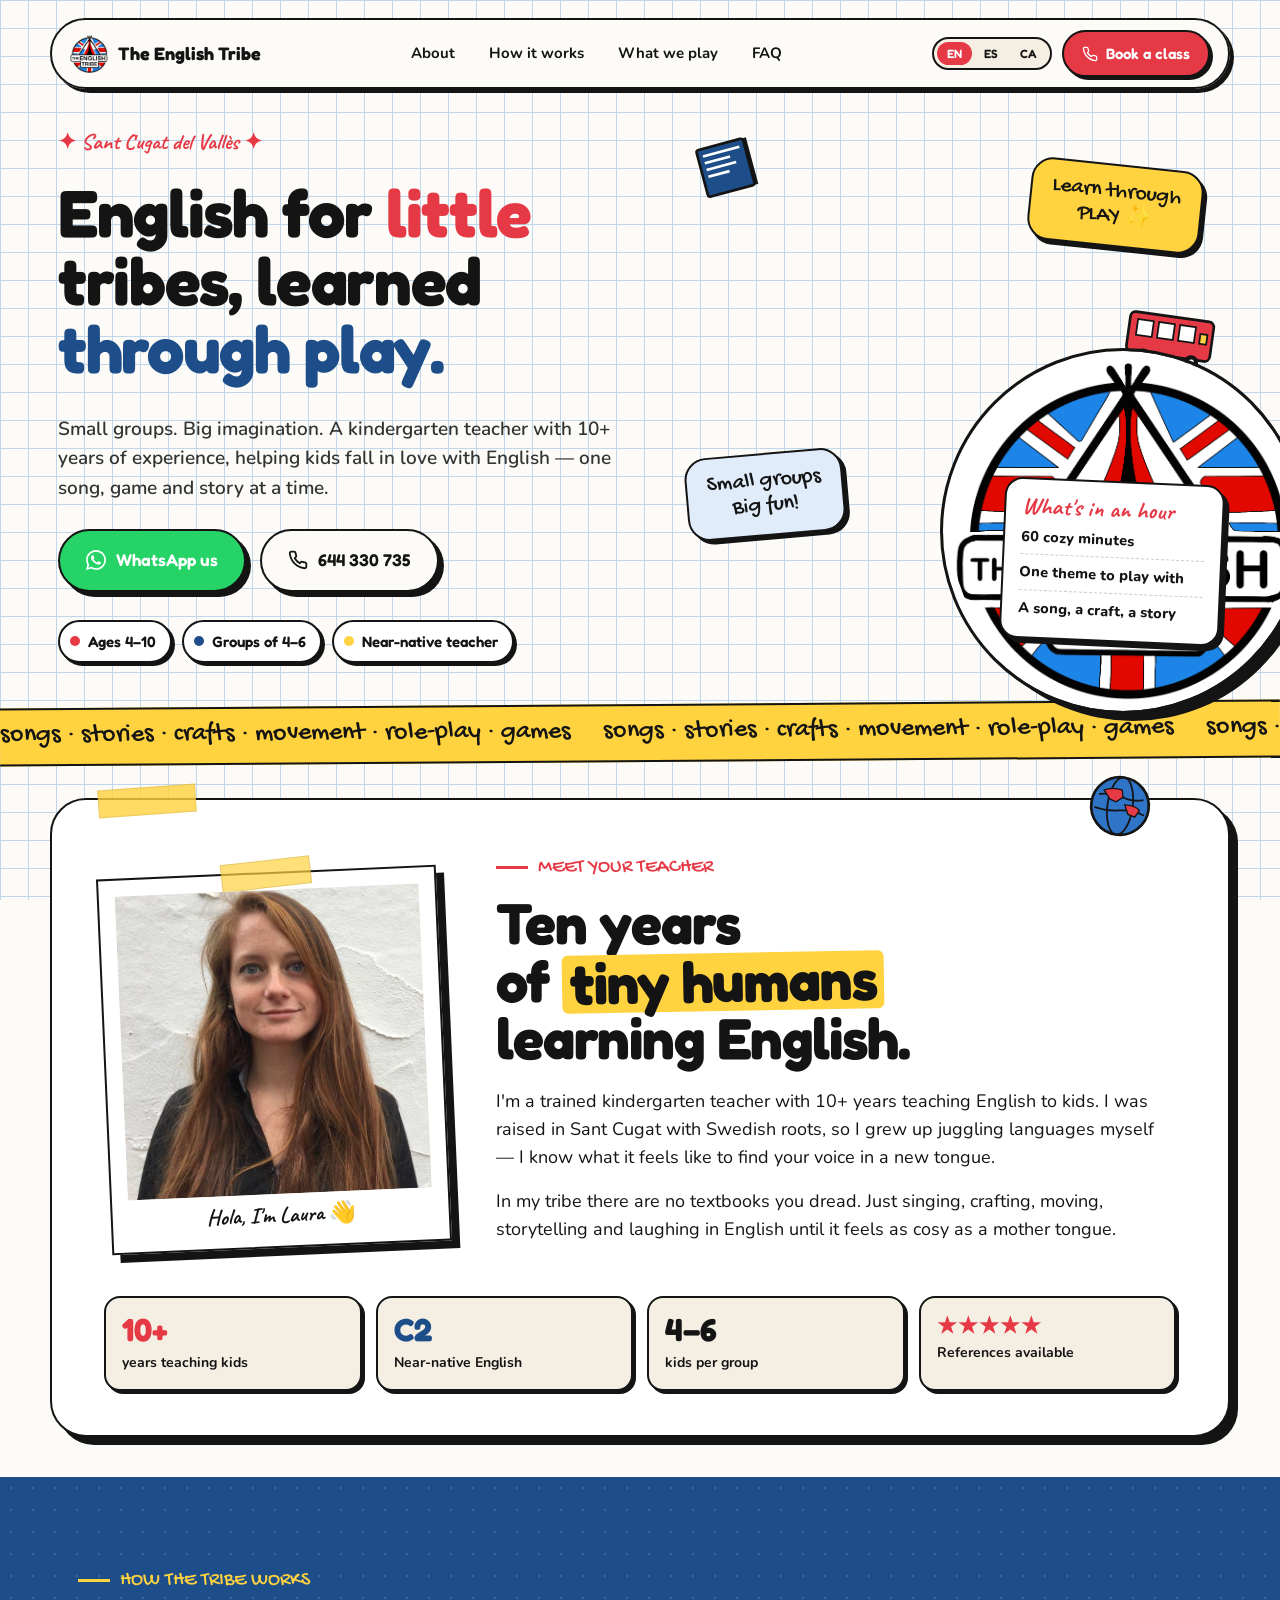
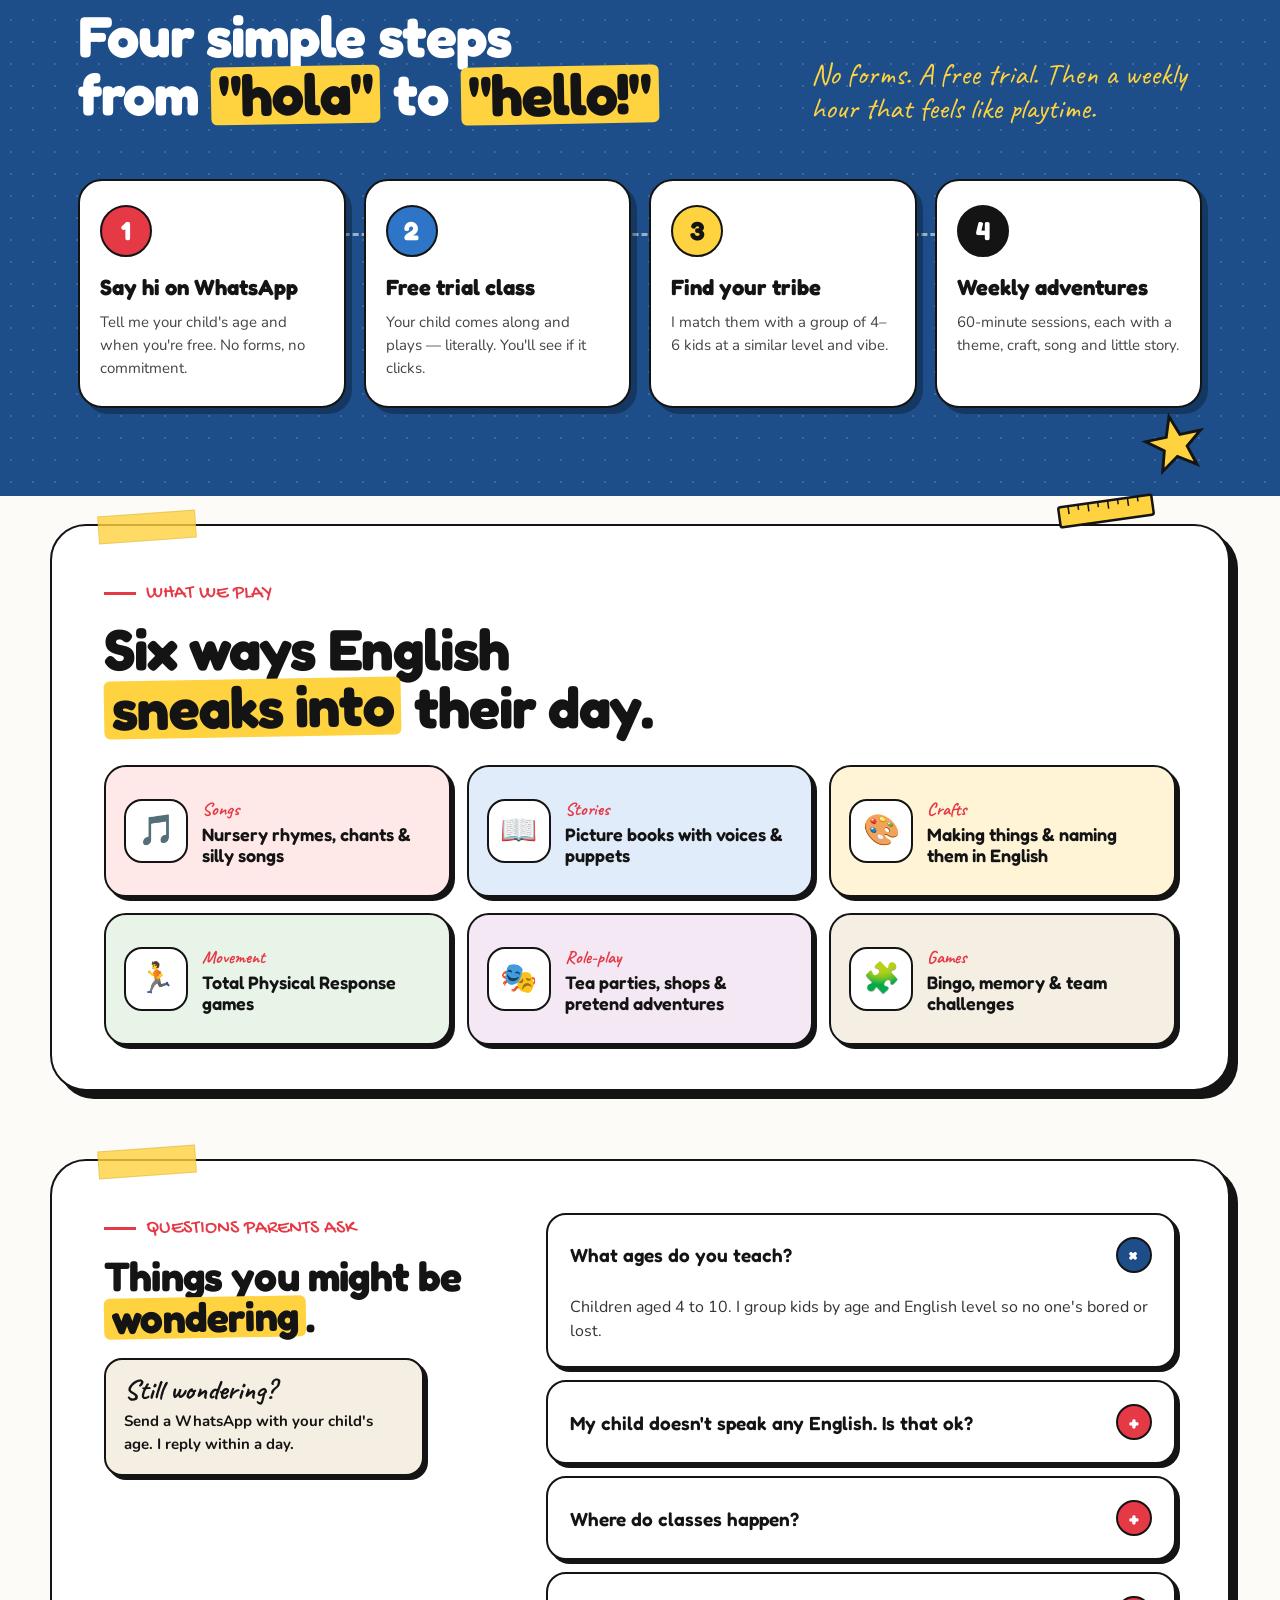
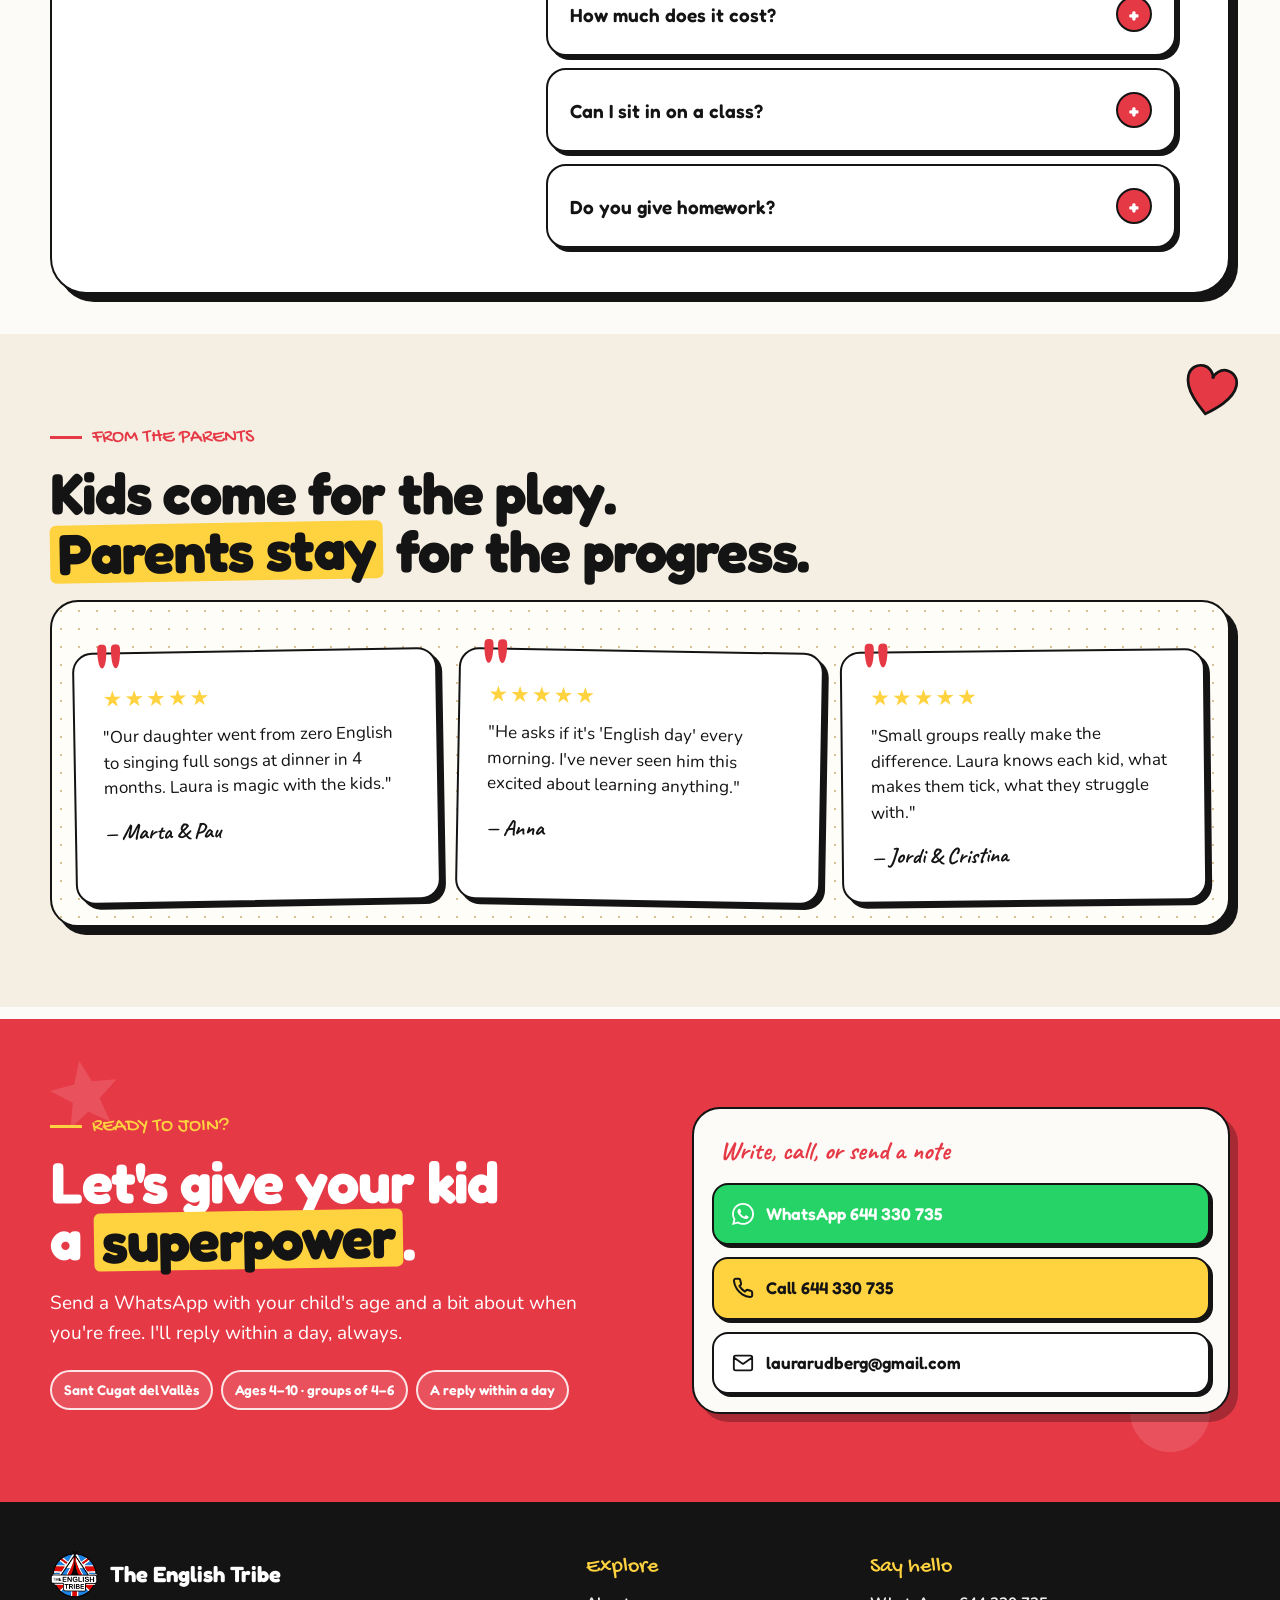
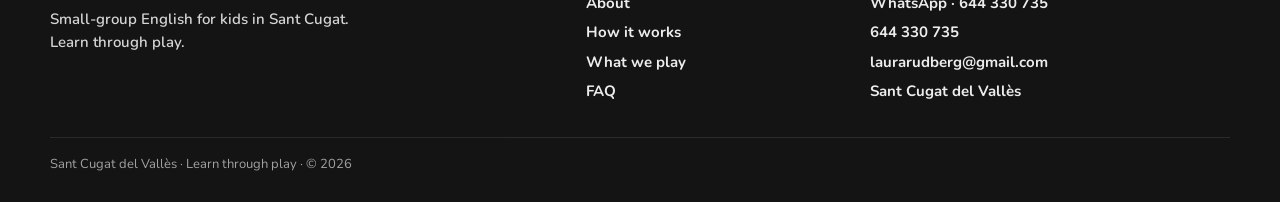
<file: index.html>
<!DOCTYPE html>
<html lang="en">
<head>
<meta charset="UTF-8" />
<meta name="viewport" content="width=device-width, initial-scale=1.0" />
<title>The English Tribe — Learn through Play</title>
<link rel="preconnect" href="https://fonts.googleapis.com">
<link rel="preconnect" href="https://fonts.gstatic.com" crossorigin>
<link href="https://fonts.googleapis.com/css2?family=Fredoka:wght@400;500;600;700&family=Gochi+Hand&family=Nunito:wght@400;600;700;800&family=Caveat:wght@400;700&display=swap" rel="stylesheet">

<script>
const TWEAKS = /*EDITMODE-BEGIN*/{
  "accent": "red",
  "showDoodles": true,
  "graphPaper": true,
  "heroVariant": "tent",
  "language": "en"
}/*EDITMODE-END*/;
</script>

<style>
:root {
  --red: #E63946;
  --red-deep: #C92A3A;
  --blue: #1D4E89;
  --blue-bright: #2E75C7;
  --ink: #141414;
  --paper: #FDFBF7;
  --paper-warm: #F5EFE3;
  --graph: #BFD7ED;
  --yellow: #FFD23F;
}

* { box-sizing: border-box; margin: 0; padding: 0; }

html, body {
  background: var(--paper);
  color: var(--ink);
  font-family: 'Nunito', system-ui, sans-serif;
  font-size: 17px;
  line-height: 1.55;
  overflow-x: hidden;
  scroll-behavior: smooth;
}

body.graph {
  background-image:
    linear-gradient(var(--graph) 1px, transparent 1px),
    linear-gradient(90deg, var(--graph) 1px, transparent 1px);
  background-size: 28px 28px;
  background-color: var(--paper);
  background-attachment: fixed;
}

/* Typographic system */
.fh { font-family: 'Fredoka', sans-serif; font-weight: 700; letter-spacing: -0.01em; }
.marker { font-family: 'Gochi Hand', cursive; }
.script { font-family: 'Caveat', cursive; font-weight: 700; }

/* Navigation */
.nav {
  position: fixed;
  top: 18px;
  left: max(18px, calc((100vw - 1180px) / 2));
  right: max(18px, calc((100vw - 1180px) / 2));
  z-index: 100;
  display: flex;
  align-items: center;
  justify-content: space-between;
  padding: 10px 18px;
  background: rgba(253, 251, 247, 0.92);
  backdrop-filter: blur(10px);
  border: 2px solid var(--ink);
  border-radius: 999px;
  box-shadow: 4px 4px 0 var(--ink);
}
.nav-brand {
  display: flex; align-items: center; gap: 10px;
  font-family: 'Fredoka', sans-serif;
  font-weight: 700;
  font-size: 18px;
}
.nav-brand img { width: 38px; height: 38px; }
.nav-links { display: flex; gap: 6px; align-items: center; }
.nav-links a {
  color: var(--ink);
  text-decoration: none;
  padding: 8px 14px;
  border-radius: 999px;
  font-weight: 700;
  font-size: 15px;
  transition: all .15s;
}
.nav-links a:hover { background: var(--ink); color: var(--paper); }
.lang-switch {
  display: flex; gap: 2px;
  padding: 3px;
  background: var(--paper-warm);
  border: 2px solid var(--ink);
  border-radius: 999px;
}
.lang-switch button {
  background: transparent; border: none;
  padding: 4px 10px;
  border-radius: 999px;
  font-family: 'Fredoka', sans-serif; font-weight: 600;
  font-size: 12px;
  cursor: pointer;
  text-transform: uppercase;
  color: var(--ink);
}
.lang-switch button.active {
  background: var(--red); color: white;
}
.nav-cta {
  display: inline-flex; align-items: center; gap: 8px;
  padding: 10px 18px;
  background: var(--red);
  color: white;
  text-decoration: none;
  border-radius: 999px;
  font-family: 'Fredoka', sans-serif; font-weight: 600;
  font-size: 15px;
  border: 2px solid var(--ink);
  box-shadow: 3px 3px 0 var(--ink);
  transition: transform .1s;
}
.nav-cta:hover { transform: translate(-1px, -1px); box-shadow: 4px 4px 0 var(--ink); }
.nav-cta:active { transform: translate(2px, 2px); box-shadow: 1px 1px 0 var(--ink); }

/* Hero */
.hero {
  position: relative;
  padding: 124px 28px 36px;
  display: grid;
  grid-template-columns: 1.05fr 0.95fr;
  gap: 36px;
  align-items: center;
  max-width: 1220px;
  margin: 0 auto;
}
.hero::before {
  content: '';
  position: absolute;
  top: 110px;
  right: 0;
  width: 52%;
  bottom: 20px;
  background: radial-gradient(420px 320px at 60% 45%, rgba(255, 210, 63, 0.42), transparent 72%);
  z-index: -1;
  pointer-events: none;
}
section[id] { scroll-margin-top: 96px; }
.hero-text { min-width: 0; }

.hero-text h1 {
  font-family: 'Fredoka', sans-serif;
  font-weight: 700;
  font-size: clamp(40px, 5.2vw, 88px);
  line-height: 1.02;
  letter-spacing: -0.02em;
  margin-bottom: 32px;
}
.hero-text h1 .red { color: var(--red); position: relative; display: inline-block; }
.hero-text h1 .blue { color: var(--blue); }
.hero-text h1 .underline {
  position: relative;
  display: inline-block;
}
.hero-text h1 .underline::after {
  content: '';
  position: absolute;
  left: -4%; right: -4%;
  bottom: 4px;
  height: 12px;
  background: var(--yellow);
  z-index: -1;
  border-radius: 6px;
  transform: rotate(-1deg);
}

.hero-sub {
  font-size: 19px;
  max-width: 36rem;
  margin-bottom: 26px;
  color: #333;
  font-weight: 600;
}

.hero-ctas { display: flex; gap: 14px; flex-wrap: wrap; align-items: center; }
.btn {
  display: inline-flex; align-items: center; gap: 10px;
  padding: 16px 26px;
  border-radius: 999px;
  font-family: 'Fredoka', sans-serif; font-weight: 600;
  font-size: 17px;
  text-decoration: none;
  border: 2.5px solid var(--ink);
  box-shadow: 5px 5px 0 var(--ink);
  cursor: pointer;
  transition: transform .1s, box-shadow .1s;
}
.btn:hover { transform: translate(-1px, -1px); box-shadow: 6px 6px 0 var(--ink); }
.btn:active { transform: translate(3px, 3px); box-shadow: 2px 2px 0 var(--ink); }
.btn-primary { background: var(--red); color: white; }
.btn-secondary { background: var(--paper); color: var(--ink); }
.btn-wa { background: #25D366; color: white; }

.hero-quick-facts {
  display: flex; gap: 10px; margin-top: 28px; flex-wrap: wrap;
}
.fact {
  display: inline-flex; align-items: center; gap: 8px;
  background: white;
  border: 2px solid var(--ink);
  border-radius: 999px;
  padding: 8px 14px 8px 10px;
  box-shadow: 3px 3px 0 var(--ink);
  font-family: 'Fredoka', sans-serif;
  font-weight: 600;
  font-size: 15px;
}
.fact .dot {
  width: 10px; height: 10px; border-radius: 999px;
  background: var(--red);
  flex-shrink: 0;
}
.fact:nth-child(2) .dot { background: var(--blue); }
.fact:nth-child(3) .dot { background: var(--yellow); }

/* Hero logo side - the scrapbook */
.hero-visual {
  position: relative;
  height: 540px;
}
.logo-badge {
  position: absolute;
  top: 42%;
  left: 48%;
  width: min(360px, 68%);
  aspect-ratio: 1;
  border-radius: 50%;
  overflow: hidden;
  background: #fff;
  border: 8px solid white;
  outline: 3px solid var(--ink);
  box-shadow: 10px 10px 0 var(--ink);
  z-index: 5;
  animation: badge-float 5.5s ease-in-out infinite;
}
.logo-badge img { width: 100%; height: 100%; object-fit: cover; display: block; }
.class-card {
  position: absolute;
  right: 0;
  bottom: 22px;
  width: 220px;
  background: white;
  border: 2.5px solid var(--ink);
  border-radius: 18px;
  padding: 14px 16px 12px;
  box-shadow: 5px 5px 0 var(--ink);
  transform: rotate(2.5deg);
  z-index: 8;
}
.class-card .script {
  display: block;
  font-size: 24px;
  color: var(--red);
  line-height: 1;
  margin-bottom: 8px;
}
.class-card ul { list-style: none; }
.class-card li {
  font-weight: 800;
  font-size: 14.5px;
  padding: 6px 0;
  border-top: 1.5px dashed rgba(20, 20, 20, 0.22);
}
.class-card li:first-child { border-top: 0; padding-top: 0; }

.bubble {
  position: absolute;
  background: white;
  border: 2.5px solid var(--ink);
  border-radius: 22px;
  padding: 14px 20px;
  font-family: 'Gochi Hand', cursive;
  font-size: 22px;
  box-shadow: 4px 4px 0 var(--ink);
  text-align: center;
  line-height: 1.15;
  z-index: 10;
}
.bubble.tr {
  top: 40px; right: 20px;
  transform: rotate(6deg);
  background: var(--yellow);
}

.bubble.bl {
  bottom: 128px; left: 0;
  transform: rotate(-5deg);
  background: #E0ECFA;
}

/* Stickers anywhere */
.sticker {
  position: absolute;
  transition: transform .3s;
  z-index: 4;
  pointer-events: auto;
}
.sticker:hover { transform: scale(1.08) rotate(6deg) !important; }

/* Hero stickers sit on the collage, not in empty margin */
.hero-visual .sticker.book { top: 6px; left: 6px; transform: rotate(-15deg); }
.hero-visual .sticker.bus { top: 34%; right: 0; transform: rotate(8deg); z-index: 4; }

/* Paper tape between hero and the first sheet */
.ribbon {
  background: var(--yellow);
  border-top: 2.5px solid var(--ink);
  border-bottom: 2.5px solid var(--ink);
  overflow: hidden;
  transform: rotate(-0.4deg);
  margin: 4px 0 8px;
  position: relative;
  z-index: 3;
}
.ribbon-track {
  display: flex;
  width: max-content;
  animation: marquee 32s linear infinite;
  font-family: 'Gochi Hand', cursive;
  font-size: 26px;
  padding: 6px 0 8px;
}
.ribbon-track span { padding-right: 32px; white-space: nowrap; }
@keyframes marquee {
  from { transform: translateX(0); }
  to { transform: translateX(-50%); }
}

/* Section stickers - distributed across sections */
.section-sticker {
  position: absolute;
  pointer-events: auto;
  transition: transform .3s;
  z-index: 3;
}
.section-sticker:hover { transform: scale(1.08) rotate(6deg) !important; }
/* Stickers rest on the top edge of a sheet, like a notebook decoration */
.sheet-wrap .section-sticker,
.how-wrap .section-sticker,
.parents .section-sticker {
  top: -30px;
  right: 72px;
  bottom: auto;
  left: auto;
}
.about-wrap .section-sticker.globe { transform: rotate(8deg); }
.how-wrap .section-sticker.star { top: auto; bottom: 16px; right: 20px; transform: rotate(-12deg); }
#play .section-sticker.ruler { transform: rotate(-8deg); }
.parents .section-sticker.heart { top: 28px; right: 40px; transform: rotate(12deg); }

/* Sections */
section {
  position: relative;
  padding: 0;
  max-width: none;
  margin: 0;
}
.sheet-wrap {
  padding: 28px 24px 40px;
}
.sheet {
  position: relative;
  max-width: 1180px;
  margin: 0 auto;
  background: white;
  border: 2.5px solid var(--ink);
  border-radius: 36px;
  box-shadow: 8px 8px 0 var(--ink);
  padding: 52px 52px 44px;
}
.sheet::before {
  content: '';
  position: absolute;
  top: -13px;
  left: 46px;
  width: 96px;
  height: 26px;
  background: rgba(255, 210, 63, 0.8);
  border: 1px solid rgba(0,0,0,0.08);
  transform: rotate(-4deg);
}

.section-label {
  font-family: 'Gochi Hand', cursive;
  font-size: 20px;
  color: var(--red);
  text-transform: uppercase;
  margin-bottom: 12px;
  display: flex; align-items: center; gap: 10px;
}
.section-label::before {
  content: ''; display: inline-block;
  width: 32px; height: 3px; background: var(--red);
}
h2 {
  font-family: 'Fredoka', sans-serif;
  font-weight: 700;
  font-size: clamp(36px, 4.5vw, 64px);
  line-height: 1;
  letter-spacing: -0.02em;
  margin-bottom: 20px;
  max-width: 780px;
}
h2 .highlight {
  background: var(--yellow);
  padding: 0 8px;
  border-radius: 6px;
  display: inline-block;
  transform: rotate(-1deg);
}

/* About section */
.about {
  display: grid;
  grid-template-columns: minmax(260px, 340px) 1fr;
  gap: 28px 52px;
  align-items: center;
}
.polaroid {
  position: relative;
  background: white;
  padding: 16px 16px 52px;
  border: 2.5px solid var(--ink);
  box-shadow: 8px 8px 0 var(--ink);
  transform: rotate(-2.5deg);
  width: 100%;
  max-width: 340px;
  margin: 8px auto 0;
}
.polaroid-img {
  aspect-ratio: 1;
  background: var(--paper-warm);
  display: flex;
  align-items: center;
  justify-content: center;
  position: relative;
  overflow: hidden;
}
.polaroid-img img {
  width: 100%; height: 100%;
  object-fit: cover;
  object-position: center 20%;
}
.polaroid-caption {
  position: absolute;
  bottom: 14px;
  left: 0; right: 0;
  text-align: center;
  font-family: 'Caveat', cursive;
  font-size: 22px;
  font-weight: 700;
}
.polaroid-tape {
  position: absolute;
  top: -14px; left: 50%;
  transform: translateX(-50%) rotate(-4deg);
  width: 90px; height: 28px;
  background: rgba(255, 210, 63, 0.7);
  border: 1px solid rgba(0,0,0,0.1);
}

.about-text p {
  font-size: 18px;
  margin-bottom: 16px;
  max-width: 62ch;
}
.credential-grid {
  grid-column: 1 / -1;
  display: grid;
  grid-template-columns: repeat(4, 1fr);
  gap: 14px;
  margin-top: 8px;
  max-width: none;
}
.cred {
  background: var(--paper-warm);
  border: 2px solid var(--ink);
  border-radius: 16px;
  padding: 16px;
  box-shadow: 3px 3px 0 var(--ink);
}
.cred .big {
  font-family: 'Fredoka', sans-serif;
  font-weight: 700;
  font-size: 32px;
  color: var(--red);
  line-height: 1;
}
.cred:nth-child(2) .big { color: var(--blue); }
.cred:nth-child(3) .big { color: var(--ink); }
.cred:nth-child(4) .big { color: var(--red); font-size: 22px; letter-spacing: 1px; }
.cred .label {
  font-weight: 700;
  font-size: 14px;
  margin-top: 6px;
}

/* How it works */
.how-bg {
  background-color: var(--blue);
  background-image: radial-gradient(rgba(255,255,255,0.14) 1.4px, transparent 1.4px);
  background-size: 22px 22px;
  color: white;
}
.how-bg .section-label { color: var(--yellow); }
.how-bg .section-label::before { background: var(--yellow); }
.how-wrap { max-width: 1180px; margin: 0 auto; padding: 88px 28px; position: relative; }
.how-head {
  display: grid;
  grid-template-columns: 1.35fr 0.75fr;
  gap: 28px;
  align-items: end;
}
.how-aside {
  font-family: 'Caveat', cursive;
  font-size: 30px;
  line-height: 1.12;
  color: var(--yellow);
  margin: 0 0 18px;
}

.steps {
  display: grid;
  grid-template-columns: repeat(4, 1fr);
  gap: 18px;
  margin-top: 36px;
  position: relative;
}
.steps::before {
  content: '';
  position: absolute;
  top: 54px;
  left: 6%;
  right: 6%;
  border-top: 3px dashed rgba(255,255,255,0.55);
  z-index: 0;
}
.step {
  background: white;
  color: var(--ink);
  border: 2.5px solid var(--ink);
  border-radius: 24px;
  padding: 24px 20px 26px;
  box-shadow: 6px 6px 0 rgba(0,0,0,0.28);
  position: relative;
  z-index: 1;
  transition: transform .2s;
  min-height: 100%;
}
.step:hover { transform: translateY(-4px); }
.step-num {
  width: 52px; height: 52px; border-radius: 999px;
  background: var(--red);
  color: white;
  display: flex; align-items: center; justify-content: center;
  font-family: 'Fredoka', sans-serif;
  font-weight: 700; font-size: 26px;
  border: 2.5px solid var(--ink);
  margin-bottom: 18px;
}
.step:nth-child(2) .step-num { background: var(--blue-bright); }
.step:nth-child(3) .step-num { background: var(--yellow); color: var(--ink); }
.step:nth-child(4) .step-num { background: var(--ink); }
.step h3 {
  font-family: 'Fredoka', sans-serif;
  font-weight: 700;
  font-size: 22px;
  margin-bottom: 10px;
  line-height: 1.15;
}
.step p { font-size: 15px; color: #444; }

/* Play activities */
.activities {
  display: grid;
  grid-template-columns: repeat(3, 1fr);
  gap: 16px;
  margin-top: 28px;
}
.activity {
  min-height: 132px;
  border: 2.5px solid var(--ink);
  border-radius: 22px;
  padding: 18px 18px;
  display: flex;
  flex-direction: row;
  align-items: center;
  gap: 14px;
  justify-content: flex-start;
  background: white;
  box-shadow: 4px 4px 0 var(--ink);
  transition: transform .2s;
  overflow: hidden;
  position: relative;
}
.activity:hover { transform: rotate(-2deg) scale(1.05); }
.activity:nth-child(6n+1) { background: #FFE8E8; }
.activity:nth-child(6n+2) { background: #E0ECFA; }
.activity:nth-child(6n+3) { background: #FFF4D6; }
.activity:nth-child(6n+4) { background: #E8F4E8; }
.activity:nth-child(6n+5) { background: #F4E8F4; }
.activity:nth-child(6n+6) { background: var(--paper-warm); }

.activity .icon {
  width: 64px;
  height: 64px;
  flex-shrink: 0;
  border-radius: 18px;
  background: white;
  border: 2px solid var(--ink);
  display: grid;
  place-items: center;
  font-size: 30px;
  line-height: 1;
}
.activity h4 {
  font-family: 'Fredoka', sans-serif;
  font-weight: 600;
  font-size: 18px;
  line-height: 1.15;
}
.activity .cat {
  font-family: 'Caveat', cursive;
  font-size: 18px;
  font-weight: 700;
  color: var(--red);
}

/* Testimonial-ish parent words */
.parents {
  background: var(--paper-warm);
  padding: 88px 28px 80px;
  position: relative;
}
.parents-inner { max-width: 1180px; margin: 0 auto; }
.quote-board {
  margin-top: 12px;
  background-color: #fffdf8;
  background-image: radial-gradient(rgba(186, 142, 74, 0.55) 1.5px, transparent 1.5px);
  background-size: 18px 18px;
  border: 2.5px solid var(--ink);
  border-radius: 28px;
  box-shadow: 8px 8px 0 var(--ink);
  padding: 48px 22px 22px;
}
.quotes { display: grid; grid-template-columns: repeat(3, 1fr); gap: 18px; }
.quote {
  background: white;
  border: 2.5px solid var(--ink);
  border-radius: 20px;
  padding: 28px;
  box-shadow: 5px 5px 0 var(--ink);
  position: relative;
}
.quote:nth-child(1) { transform: rotate(-1deg); }
.quote:nth-child(2) { transform: rotate(1deg); }
.quote:nth-child(3) { transform: rotate(-0.6deg); }
.quote p { font-size: 17px; margin-bottom: 14px; line-height: 1.5; }
.quote .who { font-family: 'Caveat', cursive; font-size: 22px; font-weight: 700; }
.quote .stars { color: var(--yellow); font-size: 22px; margin-bottom: 8px; letter-spacing: 2px; }
.quote::before {
  content: '"';
  position: absolute;
  top: -28px; left: 18px;
  font-family: 'Fredoka', sans-serif;
  font-size: 100px;
  color: var(--red);
  line-height: 1;
}

/* FAQ */
.faq-layout {
  display: grid;
  grid-template-columns: minmax(240px, 0.78fr) 1.22fr;
  gap: 40px;
  align-items: start;
}
.faq-note {
  margin-top: 18px;
  background: var(--paper-warm);
  border: 2.5px solid var(--ink);
  border-radius: 18px;
  padding: 16px 18px 18px;
  box-shadow: 4px 4px 0 var(--ink);
  max-width: 320px;
}
.faq-note strong {
  font-family: 'Caveat', cursive;
  font-weight: 700;
  font-size: 28px;
  display: block;
  line-height: 1;
  margin-bottom: 6px;
}
.faq-note p { font-size: 15px; font-weight: 700; }
.faq-note a { color: var(--red-deep); font-weight: 800; }
.faq-intro h2 { font-size: clamp(34px, 3.2vw, 52px); }
.faq-grid {
  display: grid;
  grid-template-columns: 1fr;
  gap: 12px;
  margin-top: 0;
}
.faq-item {
  background: white;
  border: 2.5px solid var(--ink);
  border-radius: 20px;
  overflow: hidden;
  box-shadow: 4px 4px 0 var(--ink);
}
.faq-q {
  width: 100%;
  padding: 22px;
  background: transparent;
  border: none;
  font-family: 'Fredoka', sans-serif;
  font-weight: 600;
  font-size: 19px;
  text-align: left;
  cursor: pointer;
  display: flex;
  align-items: center;
  justify-content: space-between;
  gap: 20px;
  color: var(--ink);
}
.faq-toggle {
  width: 36px; height: 36px;
  border-radius: 999px;
  background: var(--red);
  color: white;
  display: flex; align-items: center; justify-content: center;
  border: 2px solid var(--ink);
  font-size: 20px;
  flex-shrink: 0;
  font-weight: 700;
  transition: transform .2s;
}
.faq-item.open .faq-toggle { transform: rotate(45deg); background: var(--blue); }
.faq-a {
  max-height: 0;
  overflow: hidden;
  transition: max-height .3s ease;
}
.faq-a-inner { padding: 0 22px 22px; font-size: 16px; color: #333; }
.faq-item.open .faq-a { max-height: 300px; }

/* Contact CTA */
.contact {
  background: var(--red);
  color: white;
  padding: 88px 28px;
  margin-top: 12px;
  position: relative;
  overflow: hidden;
}
.contact-inner {
  max-width: 1180px;
  margin: 0 auto;
  position: relative;
  z-index: 2;
  display: grid;
  grid-template-columns: 1.05fr 0.95fr;
  gap: 48px;
  align-items: center;
  text-align: left;
}
.contact h2 { color: white; margin-left: 0; margin-right: 0; }
.contact h2 .highlight { background: var(--yellow); color: var(--ink); }
.contact .section-label { color: var(--yellow); }
.contact .section-label::before { background: var(--yellow); }
.contact p.contact-sub { max-width: 34rem; margin: 0 0 22px; font-size: 19px; }
.contact-facts {
  display: flex;
  flex-wrap: wrap;
  gap: 8px;
}
.contact-facts span {
  border: 2px solid rgba(255,255,255,0.85);
  background: rgba(255,255,255,0.12);
  border-radius: 999px;
  padding: 7px 12px;
  font-family: 'Fredoka', sans-serif;
  font-weight: 600;
  font-size: 14px;
}
.contact-card {
  background: var(--paper);
  color: var(--ink);
  border: 2.5px solid var(--ink);
  border-radius: 28px;
  padding: 18px;
  box-shadow: 8px 8px 0 rgba(0,0,0,0.28);
  display: flex;
  flex-direction: column;
  gap: 12px;
}
.contact-card .script {
  font-size: 26px;
  padding: 4px 8px 0;
  color: var(--red);
}
.cm {
  display: flex; align-items: center; gap: 12px;
  padding: 16px 18px;
  background: white;
  color: var(--ink);
  border-radius: 16px;
  font-family: 'Fredoka', sans-serif;
  font-weight: 600;
  font-size: 17px;
  text-decoration: none;
  border: 2.5px solid var(--ink);
  box-shadow: 3px 3px 0 var(--ink);
  transition: transform .1s, box-shadow .1s;
}
.cm:hover { transform: translate(-2px, -2px); box-shadow: 7px 7px 0 rgba(0,0,0,0.5); }
.cm.wa { background: #25D366; color: white; }
.cm.call { background: var(--yellow); }

.contact-bg-stickers {
  position: absolute;
  inset: 0;
  pointer-events: none;
  opacity: 0.12;
}
.contact-bg-stickers svg {
  position: absolute;
}

/* Footer */
footer {
  background: var(--ink);
  color: white;
  padding: 48px 28px 28px;
  text-align: left;
}
.footer-inner {
  max-width: 1180px;
  margin: 0 auto;
  display: grid;
  grid-template-columns: 1.4fr 0.7fr 1fr;
  gap: 32px;
  align-items: start;
}
footer .fbrand {
  display: flex; align-items: center; gap: 12px;
  font-family: 'Fredoka', sans-serif;
  font-weight: 700;
  font-size: 22px;
  margin-bottom: 10px;
}
footer .fbrand img { width: 48px; height: 48px; }
.footer-blurb { max-width: 36ch; opacity: 0.82; font-size: 15px; font-weight: 600; }
.footer-col h4 {
  font-family: 'Gochi Hand', cursive;
  font-weight: 400;
  color: var(--yellow);
  font-size: 22px;
  margin-bottom: 8px;
}
.footer-col a, .footer-col p {
  display: block;
  color: white;
  text-decoration: none;
  font-weight: 700;
  font-size: 15px;
  margin: 6px 0;
  opacity: 0.92;
}
.footer-col a:hover { color: var(--yellow); }
.footer-legal {
  max-width: 1180px;
  margin: 28px auto 0;
  padding-top: 16px;
  border-top: 1px solid rgba(255,255,255,0.16);
  opacity: 0.6;
  font-size: 13px;
}

/* Doodles scattered decoration */
.doodle {
  position: absolute;
  pointer-events: none;
  opacity: 0.85;
}

/* Tweaks panel */
#tweaks {
  position: fixed;
  right: 20px; bottom: 20px;
  background: white;
  border: 2.5px solid var(--ink);
  border-radius: 20px;
  padding: 20px;
  box-shadow: 6px 6px 0 var(--ink);
  font-family: 'Fredoka', sans-serif;
  z-index: 1000;
  width: 280px;
  display: none;
}
#tweaks.show { display: block; }
#tweaks h3 { font-size: 18px; margin-bottom: 14px; }
.tweak-row { margin-bottom: 12px; }
.tweak-row label {
  display: block; font-size: 13px; font-weight: 600;
  text-transform: uppercase; letter-spacing: .05em;
  margin-bottom: 6px; color: #555;
}
.tweak-opts { display: flex; gap: 4px; flex-wrap: wrap; }
.tweak-opt {
  background: var(--paper-warm);
  border: 2px solid var(--ink);
  border-radius: 10px;
  padding: 6px 10px;
  font-family: 'Fredoka', sans-serif;
  font-size: 12px;
  cursor: pointer;
  font-weight: 600;
}
.tweak-opt.active { background: var(--red); color: white; }

/* Responsive */
@media (max-width: 1100px) {
  .nav { left: 18px; right: 18px; }
  .hero { grid-template-columns: 1fr; padding-top: 120px; gap: 20px; min-height: 0; }
  .hero::before { inset: 90px 0 10px; }
  .hero-visual { height: 460px; max-width: 520px; margin: 0 auto; width: 100%; }
  .logo-badge { width: min(280px, 64%); left: 50%; }
  .class-card { display: none; }
  .bubble.bl { bottom: 28px; }
  .about { grid-template-columns: 1fr; }
  .credential-grid { grid-template-columns: 1fr 1fr; }
  .how-head { grid-template-columns: 1fr; gap: 0; }
  .how-aside { font-size: 24px; margin-bottom: 8px; }
  .steps { grid-template-columns: 1fr 1fr; }
  .steps::before { display: none; }
  .activities { grid-template-columns: 1fr 1fr; }
  .quotes { grid-template-columns: 1fr; }
  .faq-layout { grid-template-columns: 1fr; gap: 22px; }
  .contact-inner { grid-template-columns: 1fr; text-align: center; gap: 28px; }
  .contact .section-label { justify-content: center; }
  .contact p.contact-sub { margin-left: auto; margin-right: auto; }
  .contact-facts { justify-content: center; }
  .footer-inner { grid-template-columns: 1fr; text-align: center; }
  .footer-inner .fbrand { justify-content: center; }
  .footer-blurb { margin-left: auto; margin-right: auto; }
  .nav-links { display: none; }
  .section-sticker { display: none; }
}

@media (max-width: 680px) {
  html, body { font-size: 16px; }
  .nav {
    top: 10px; left: 10px; right: 10px;
    padding: 8px 10px 8px 14px;
    gap: 6px;
  }
  .nav-brand span { display: none; }
  .nav-brand img { width: 36px; height: 36px; }
  .nav-cta { padding: 8px 14px; font-size: 13px; }
  .nav-cta svg { width: 14px; height: 14px; }
  .nav-cta span { display: none; }
  .lang-switch button { padding: 4px 7px; font-size: 11px; }

  .sheet-wrap { padding: 18px 12px 28px; }
  .sheet { padding: 36px 18px 22px; border-radius: 24px; box-shadow: 5px 5px 0 var(--ink); }
  .how-wrap { padding: 64px 20px; }
  .parents, .contact { padding: 64px 20px; }

  .hero { padding: 110px 20px 28px; gap: 12px; }
  .hero-text h1 { font-size: 44px; }
  .hero-sub { font-size: 17px; }
  .hero-ctas { gap: 10px; }
  .btn { padding: 14px 20px; font-size: 15px; box-shadow: 4px 4px 0 var(--ink); }
  .hero-quick-facts { gap: 8px; }
  .fact { font-size: 13px; padding: 6px 10px 6px 8px; box-shadow: 2px 2px 0 var(--ink); }

  .hero-visual { height: 340px; margin: 0 auto; }
  .logo-badge { width: 220px; border-width: 6px; }
  .hero-visual .sticker { transform: scale(0.75) rotate(-15deg); }
  .hero-visual .sticker.book { top: 0; left: 5px; transform: scale(0.75) rotate(-15deg); transform-origin: top left; }
  .hero-visual .sticker.bus { top: auto; bottom: 8px; right: 8px; transform: scale(0.75) rotate(8deg); transform-origin: bottom right; }
  .ribbon-track { font-size: 20px; padding: 4px 0 6px; }
  .bubble { font-size: 17px; padding: 10px 14px; }
  .bubble.tr { top: 10px; right: 5px; }
  .bubble.bl { bottom: 20px; left: 5px; }

  h2 { font-size: 34px; }
  .section-label { font-size: 17px; }

  .polaroid { max-width: 280px; padding: 12px 12px 40px; }
  .polaroid-caption { font-size: 18px; }

  .credential-grid { gap: 10px; }
  .cred { padding: 12px; }
  .cred .big { font-size: 26px; }
  .cred .label { font-size: 12px; }

  .steps { grid-template-columns: 1fr; gap: 14px; }
  .step { padding: 20px 18px; }

  .activities { grid-template-columns: 1fr 1fr; gap: 10px; }
  .activity {
    flex-direction: column;
    align-items: flex-start;
    justify-content: space-between;
    aspect-ratio: 1;
    min-height: 0;
    padding: 14px;
    border-radius: 18px;
    gap: 8px;
  }
  .activity .icon { width: 46px; height: 46px; font-size: 24px; border-radius: 14px; }
  .activity h4 { font-size: 14px; }
  .activity .cat { font-size: 15px; }

  .quote { padding: 22px; }
  .quote p { font-size: 15px; }

  .faq-q { padding: 16px; font-size: 16px; }
  .faq-toggle { width: 30px; height: 30px; font-size: 18px; }
  .faq-a-inner { font-size: 14px; padding: 0 16px 16px; }

  .contact-card .cm { padding: 14px 14px; font-size: 15px; }
  .footer-inner { grid-template-columns: 1fr; justify-items: center; text-align: center; }
  .footer-blurb { margin-left: auto; margin-right: auto; }
  .fbrand { justify-content: center; }
  .footer-legal { text-align: center; }
  footer { text-align: center; }

  /* Hide decorative section stickers on mobile to reduce clutter */
  .section-sticker { display: none; }

  /* Tweaks panel */
  #tweaks {
    right: 10px; bottom: 10px; left: 10px;
    width: auto;
    max-height: 60vh;
    overflow-y: auto;
  }
}

/* Animation */
@keyframes wiggle {
  0%, 100% { transform: rotate(-3deg); }
  50% { transform: rotate(3deg); }
}
.wiggle { animation: wiggle 3s ease-in-out infinite; }

@keyframes float {
  0%, 100% { transform: translateY(0); }
  50% { transform: translateY(-8px); }
}
.float { animation: float 4s ease-in-out infinite; }

@keyframes badge-float {
  0%, 100% { transform: translate(-50%, -50%) rotate(-2.5deg); }
  50% { transform: translate(-50%, -54%) rotate(-1deg); }
}
@media (prefers-reduced-motion: reduce) {
  .wiggle, .float, .logo-badge, .ribbon-track { animation: none; }
  .logo-badge { transform: translate(-50%, -50%) rotate(-2deg); }
}

/* Color variants based on accent tweak */
body.accent-blue .nav-cta, body.accent-blue .btn-primary { background: var(--blue); }
body.accent-blue .faq-toggle { background: var(--blue); }
body.accent-blue .contact { background: var(--blue); }
body.accent-blue .step-num { background: var(--blue-bright); }

</style>
</head>
<body class="graph">

<!-- Navigation -->
<nav class="nav">
  <div class="nav-brand">
    <img src="assets/logo.png" alt="The English Tribe" />
    <span>The English Tribe</span>
  </div>
  <div class="nav-links">
    <a href="#about" data-i18n="nav.about">About</a>
    <a href="#how" data-i18n="nav.how">How it works</a>
    <a href="#play" data-i18n="nav.play">What we play</a>
    <a href="#faq">FAQ</a>
  </div>
  <div style="display:flex; gap:10px; align-items:center;">
    <div class="lang-switch">
      <button data-lang="en" class="active">EN</button>
      <button data-lang="es">ES</button>
      <button data-lang="ca">CA</button>
    </div>
    <a href="#contact" class="nav-cta">
      <svg width="16" height="16" viewBox="0 0 24 24" fill="none"><path d="M22 16.92v3a2 2 0 0 1-2.18 2 19.79 19.79 0 0 1-8.63-3.07 19.5 19.5 0 0 1-6-6 19.79 19.79 0 0 1-3.07-8.67A2 2 0 0 1 4.11 2h3a2 2 0 0 1 2 1.72 12.84 12.84 0 0 0 .7 2.81 2 2 0 0 1-.45 2.11L8.09 9.91a16 16 0 0 0 6 6l1.27-1.27a2 2 0 0 1 2.11-.45 12.84 12.84 0 0 0 2.81.7A2 2 0 0 1 22 16.92z" stroke="currentColor" stroke-width="2" stroke-linecap="round" stroke-linejoin="round"/></svg>
      <span data-i18n="nav.cta">Book a class</span>
    </a>
  </div>
</nav>

<!-- Hero -->
<section class="hero">
  <div class="hero-text">
    <div style="display:flex; gap:8px; align-items:center; margin-bottom: 20px;">
      <span class="script" style="font-size:22px; color: var(--red);">✦ Sant Cugat del Vallès ✦</span>
    </div>
    <h1 data-i18n="hero.title">
      English for <span class="red">little</span><br/>
      tribes, <span class="underline">learned</span><br/>
      <span class="blue">through play.</span>
    </h1>
    <p class="hero-sub" data-i18n="hero.sub">
      Small groups. Big imagination. A kindergarten teacher with 10+ years of experience, helping kids fall in love with English — one song, game and story at a time.
    </p>
    <div class="hero-ctas">
      <a href="https://wa.me/34644330735" class="btn btn-wa">
        <svg width="20" height="20" viewBox="0 0 24 24" fill="currentColor"><path d="M17.498 14.382c-.301-.15-1.767-.867-2.04-.966-.273-.101-.473-.15-.673.15-.197.295-.771.964-.944 1.162-.175.195-.349.21-.646.075-.3-.15-1.263-.465-2.403-1.485-.888-.795-1.484-1.77-1.66-2.07-.174-.3-.019-.465.13-.615.136-.135.301-.345.451-.523.146-.181.194-.301.297-.496.1-.21.049-.375-.025-.524-.075-.15-.672-1.62-.922-2.206-.24-.584-.487-.51-.672-.51-.172-.015-.371-.015-.571-.015-.2 0-.523.074-.797.359-.273.3-1.045 1.02-1.045 2.475s1.07 2.865 1.219 3.075c.149.18 2.095 3.195 5.076 4.485.71.309 1.26.489 1.694.629.712.227 1.36.195 1.871.121.571-.09 1.758-.72 2.006-1.415.255-.705.255-1.29.18-1.414-.074-.135-.27-.21-.57-.345m-5.446 7.443h-.016c-1.77 0-3.524-.48-5.055-1.38l-.36-.214-3.75.975 1.005-3.645-.239-.375c-.99-1.575-1.516-3.39-1.516-5.26 0-5.445 4.455-9.885 9.942-9.885 2.654 0 5.145 1.035 7.021 2.91 1.875 1.859 2.909 4.35 2.909 6.99-.004 5.444-4.46 9.885-9.935 9.885M20.52 3.449C18.24 1.245 15.24 0 12.045 0 5.463 0 .104 5.334.101 11.893c0 2.096.549 4.14 1.595 5.945L0 24l6.335-1.652c1.746.943 3.71 1.444 5.71 1.447h.006c6.585 0 11.946-5.336 11.949-11.896 0-3.176-1.24-6.165-3.495-8.411" /></svg>
        <span data-i18n="hero.wa">WhatsApp us</span>
      </a>
      <a href="tel:+34644330735" class="btn btn-secondary">
        <svg width="20" height="20" viewBox="0 0 24 24" fill="none"><path d="M22 16.92v3a2 2 0 0 1-2.18 2 19.79 19.79 0 0 1-8.63-3.07 19.5 19.5 0 0 1-6-6 19.79 19.79 0 0 1-3.07-8.67A2 2 0 0 1 4.11 2h3a2 2 0 0 1 2 1.72 12.84 12.84 0 0 0 .7 2.81 2 2 0 0 1-.45 2.11L8.09 9.91a16 16 0 0 0 6 6l1.27-1.27a2 2 0 0 1 2.11-.45 12.84 12.84 0 0 0 2.81.7A2 2 0 0 1 22 16.92z" stroke="currentColor" stroke-width="2.2" stroke-linecap="round" stroke-linejoin="round"/></svg>
        644 330 735
      </a>
    </div>
    <div class="hero-quick-facts">
      <span class="fact"><span class="dot"></span><span data-i18n="hero.f1">Ages 4–10</span></span>
      <span class="fact"><span class="dot"></span><span data-i18n="hero.f2">Groups of 4–6</span></span>
      <span class="fact"><span class="dot"></span><span data-i18n="hero.f3">Near-native teacher</span></span>
    </div>
  </div>

  <div class="hero-visual">
    <!-- Stickers (minimal - only corners away from logo/bubble) -->
    <svg class="sticker book" width="70" height="70" viewBox="0 0 80 80">
      <rect x="10" y="15" width="55" height="55" rx="3" fill="#1D4E89" stroke="#141414" stroke-width="3"/>
      <rect x="16" y="22" width="43" height="3" fill="white"/>
      <rect x="16" y="30" width="30" height="3" fill="white"/>
      <rect x="16" y="38" width="35" height="3" fill="white"/>
      <rect x="16" y="46" width="25" height="3" fill="white"/>
      <rect x="65" y="15" width="4" height="55" fill="#141414"/>
    </svg>
    <svg class="sticker bus" width="100" height="62" viewBox="0 0 110 70">
      <rect x="5" y="10" width="95" height="45" rx="6" fill="#E63946" stroke="#141414" stroke-width="3"/>
      <rect x="14" y="18" width="18" height="18" fill="white" stroke="#141414" stroke-width="2"/>
      <rect x="38" y="18" width="18" height="18" fill="white" stroke="#141414" stroke-width="2"/>
      <rect x="62" y="18" width="18" height="18" fill="white" stroke="#141414" stroke-width="2"/>
      <rect x="86" y="25" width="8" height="11" fill="#FFD23F" stroke="#141414" stroke-width="2"/>
      <circle cx="25" cy="58" r="8" fill="#141414"/>
      <circle cx="25" cy="58" r="3" fill="white"/>
      <circle cx="80" cy="58" r="8" fill="#141414"/>
      <circle cx="80" cy="58" r="3" fill="white"/>
    </svg>

    <!-- Bubbles -->
    <div class="bubble tr" data-i18n="hero.bubble1">
      Learn through<br/>PLAY ✨
    </div>
    <div class="bubble bl" data-i18n="hero.bubble2" style="background: #E0ECFA;">
      Small groups<br/>Big fun!
    </div>

    <!-- Logo -->
    <div class="logo-badge">
      <img src="assets/logo.png" alt="The English Tribe — UK flag with tent logo" />
    </div>
    <div class="class-card">
      <span class="script" data-i18n="hero.cardLabel">What's in an hour</span>
      <ul>
        <li data-i18n="hero.card1">60 cozy minutes</li>
        <li data-i18n="hero.card2">One theme to play with</li>
        <li data-i18n="hero.card3">A song, a craft, a story</li>
      </ul>
    </div>
  </div>
</section>

<div class="ribbon" aria-hidden="true">
  <div class="ribbon-track">
    <span data-i18n="ribbon">songs · stories · crafts · movement · role-play · games</span>
    <span data-i18n="ribbon">songs · stories · crafts · movement · role-play · games</span>
    <span data-i18n="ribbon">songs · stories · crafts · movement · role-play · games</span>
    <span data-i18n="ribbon">songs · stories · crafts · movement · role-play · games</span>
  </div>
</div>

<!-- About Laura -->
<section id="about" class="sheet-wrap about-wrap">
  <div class="sheet about">
  <svg class="section-sticker globe" width="72" height="72" viewBox="0 0 80 80">
    <circle cx="40" cy="40" r="32" fill="#2E75C7" stroke="#141414" stroke-width="3"/>
    <path d="M15,30 Q30,26 42,30 Q52,34 65,30" stroke="#141414" stroke-width="2" fill="none"/>
    <path d="M12,45 Q25,48 40,45 Q55,42 68,47" stroke="#141414" stroke-width="2" fill="none"/>
    <ellipse cx="40" cy="40" rx="14" ry="32" fill="none" stroke="#141414" stroke-width="2"/>
    <path d="M20,25 Q28,20 40,22 L42,30 L35,36 L28,34 Z" fill="#E63946" stroke="#141414" stroke-width="1.5"/>
    <path d="M45,38 Q58,37 62,42 L58,50 L50,48 Z" fill="#E63946" stroke="#141414" stroke-width="1.5"/>
  </svg>
  <div class="polaroid wiggle" style="animation-duration: 6s;">
    <div class="polaroid-tape"></div>
    <div class="polaroid-img"><img src="assets/laura.jpg" alt="Laura, The English Tribe teacher" /></div>
    <div class="polaroid-caption">Hola, I'm Laura 👋</div>
  </div>
  <div class="about-text">
    <div class="section-label" data-i18n="about.label">Meet your teacher</div>
    <h2 data-i18n="about.title">
      Ten years<br/>
      of <span class="highlight">tiny humans</span><br/>
      learning English.
    </h2>
    <p data-i18n="about.p1">
      I'm a trained kindergarten teacher with 10+ years teaching English to kids. I was raised in Sant Cugat with Swedish roots, so I grew up juggling languages myself — I know what it feels like to find your voice in a new tongue.
    </p>
    <p data-i18n="about.p2">
      In my tribe there are no textbooks you dread. Just singing, crafting, moving, storytelling and laughing in English until it feels as cosy as a mother tongue.
    </p>
  </div>
    <div class="credential-grid">
      <div class="cred">
        <div class="big">10+</div>
        <div class="label" data-i18n="about.c1">years teaching kids</div>
      </div>
      <div class="cred">
        <div class="big">C2</div>
        <div class="label" data-i18n="about.c2">Near-native English</div>
      </div>
      <div class="cred">
        <div class="big">4–6</div>
        <div class="label" data-i18n="about.c3">kids per group</div>
      </div>
      <div class="cred">
        <div class="big">★★★★★</div>
        <div class="label" data-i18n="about.c4">References available</div>
      </div>
    </div>
  </div>
</section>

<!-- How it works -->
<section id="how" class="how-bg" style="max-width:none; padding:0;">
  <div class="how-wrap">
    <svg class="section-sticker star" width="70" height="70" viewBox="0 0 60 60">
      <path d="M30,5 L36,22 L54,22 L40,33 L45,50 L30,40 L15,50 L20,33 L6,22 L24,22 Z" fill="#FFD23F" stroke="#141414" stroke-width="2.5"/>
    </svg>
    <div class="how-head">
      <div>
        <div class="section-label" style="color: var(--yellow);" data-i18n="how.label">How the tribe works</div>
        <h2 style="color:white;" data-i18n="how.title">
          Four simple steps<br/>
          from <span class="highlight" style="color: var(--ink);">"hola"</span> to <span class="highlight" style="color: var(--ink);">"hello!"</span>
        </h2>
      </div>
      <p class="how-aside" data-i18n="how.aside">No forms. A free trial. Then a weekly hour that feels like playtime.</p>
    </div>
    <div class="steps">
      <div class="step">
        <div class="step-num">1</div>
        <h3 data-i18n="how.s1t">Say hi on WhatsApp</h3>
        <p data-i18n="how.s1p">Tell me your child's age and when you're free. No forms, no commitment.</p>
      </div>
      <div class="step">
        <div class="step-num">2</div>
        <h3 data-i18n="how.s2t">Free trial class</h3>
        <p data-i18n="how.s2p">Your child comes along and plays — literally. You'll see if it clicks.</p>
      </div>
      <div class="step">
        <div class="step-num">3</div>
        <h3 data-i18n="how.s3t">Find your tribe</h3>
        <p data-i18n="how.s3p">I match them with a group of 4–6 kids at a similar level and vibe.</p>
      </div>
      <div class="step">
        <div class="step-num">4</div>
        <h3 data-i18n="how.s4t">Weekly adventures</h3>
        <p data-i18n="how.s4p">60-minute sessions, each with a theme, craft, song and little story.</p>
      </div>
    </div>
  </div>
</section>

<!-- What we play -->
<section id="play" class="sheet-wrap">
  <div class="sheet">
  <svg class="section-sticker ruler" width="100" height="30" viewBox="0 0 100 30">
    <rect x="3" y="5" width="94" height="20" rx="2" fill="#FFD23F" stroke="#141414" stroke-width="2.5"/>
    <g stroke="#141414" stroke-width="1.5">
      <line x1="13" y1="5" x2="13" y2="13"/>
      <line x1="23" y1="5" x2="23" y2="10"/>
      <line x1="33" y1="5" x2="33" y2="13"/>
      <line x1="43" y1="5" x2="43" y2="10"/>
      <line x1="53" y1="5" x2="53" y2="13"/>
      <line x1="63" y1="5" x2="63" y2="10"/>
      <line x1="73" y1="5" x2="73" y2="13"/>
      <line x1="83" y1="5" x2="83" y2="10"/>
    </g>
  </svg>
  <div class="section-label" data-i18n="play.label">What we play</div>
  <h2 data-i18n="play.title">
    Six ways English<br/>
    <span class="highlight">sneaks into</span> their day.
  </h2>
  <div class="activities">
    <div class="activity">
      <div class="icon">🎵</div>
      <div>
        <div class="cat" data-i18n="play.a1c">Songs</div>
        <h4 data-i18n="play.a1t">Nursery rhymes, chants &amp; silly songs</h4>
      </div>
    </div>
    <div class="activity">
      <div class="icon">📖</div>
      <div>
        <div class="cat" data-i18n="play.a2c">Stories</div>
        <h4 data-i18n="play.a2t">Picture books with voices &amp; puppets</h4>
      </div>
    </div>
    <div class="activity">
      <div class="icon">🎨</div>
      <div>
        <div class="cat" data-i18n="play.a3c">Crafts</div>
        <h4 data-i18n="play.a3t">Making things &amp; naming them in English</h4>
      </div>
    </div>
    <div class="activity">
      <div class="icon">🏃</div>
      <div>
        <div class="cat" data-i18n="play.a4c">Movement</div>
        <h4 data-i18n="play.a4t">Total Physical Response games</h4>
      </div>
    </div>
    <div class="activity">
      <div class="icon">🎭</div>
      <div>
        <div class="cat" data-i18n="play.a5c">Role-play</div>
        <h4 data-i18n="play.a5t">Tea parties, shops &amp; pretend adventures</h4>
      </div>
    </div>
    <div class="activity">
      <div class="icon">🧩</div>
      <div>
        <div class="cat" data-i18n="play.a6c">Games</div>
        <h4 data-i18n="play.a6t">Bingo, memory &amp; team challenges</h4>
      </div>
    </div>
  </div>
  </div>
</section>

<!-- FAQ -->
<section id="faq" class="sheet-wrap">
  <div class="sheet faq-layout">
  <div class="faq-intro">
    <div class="section-label" data-i18n="faq.label">Questions parents ask</div>
    <h2 data-i18n="faq.title">
      Things you might be<br/>
      <span class="highlight">wondering</span>.
    </h2>
    <div class="faq-note">
      <strong data-i18n="faq.noteLabel">Still wondering?</strong>
      <p data-i18n="faq.note">Send a WhatsApp with your child's age. I reply within a day.</p>
    </div>
  </div>
  <div class="faq-grid">
    <div class="faq-item open">
      <button class="faq-q">
        <span data-i18n="faq.q1">What ages do you teach?</span>
        <span class="faq-toggle">+</span>
      </button>
      <div class="faq-a"><div class="faq-a-inner" data-i18n="faq.a1">
        Children aged 4 to 10. I group kids by age and English level so no one's bored or lost.
      </div></div>
    </div>
    <div class="faq-item">
      <button class="faq-q">
        <span data-i18n="faq.q2">My child doesn't speak any English. Is that ok?</span>
        <span class="faq-toggle">+</span>
      </button>
      <div class="faq-a"><div class="faq-a-inner" data-i18n="faq.a2">
        Absolutely. That's my favourite kind of student. We start from zero with songs, gestures and games — they'll understand a lot sooner than you'd think.
      </div></div>
    </div>
    <div class="faq-item">
      <button class="faq-q">
        <span data-i18n="faq.q3">Where do classes happen?</span>
        <span class="faq-toggle">+</span>
      </button>
      <div class="faq-a"><div class="faq-a-inner" data-i18n="faq.a3">
        In Sant Cugat del Vallès. I'll share the address once we schedule a trial.
      </div></div>
    </div>
    <div class="faq-item">
      <button class="faq-q">
        <span data-i18n="faq.q4">How much does it cost?</span>
        <span class="faq-toggle">+</span>
      </button>
      <div class="faq-a"><div class="faq-a-inner" data-i18n="faq.a4">
        Fees depend on group size and schedule. Text me on WhatsApp and I'll send you the current rates.
      </div></div>
    </div>
    <div class="faq-item">
      <button class="faq-q">
        <span data-i18n="faq.q5">Can I sit in on a class?</span>
        <span class="faq-toggle">+</span>
      </button>
      <div class="faq-a"><div class="faq-a-inner" data-i18n="faq.a5">
        The first trial class, yes — so you can see the vibe. After that, we let the kids be their own little tribe.
      </div></div>
    </div>
    <div class="faq-item">
      <button class="faq-q">
        <span data-i18n="faq.q6">Do you give homework?</span>
        <span class="faq-toggle">+</span>
      </button>
      <div class="faq-a"><div class="faq-a-inner" data-i18n="faq.a6">
        Sometimes — a song to sing with you, a drawing to colour, a word to spot. Never more than 10 minutes.
      </div></div>
    </div>
  </div>
  </div>
</section>

<!-- Parent words -->
<section class="parents" style="max-width:none;">
  <svg class="section-sticker heart" width="60" height="60" viewBox="0 0 55 55">
    <path d="M27.5,48 C20,42 5,30 5,17 C5,10 10,5 17,5 C22,5 27.5,10 27.5,15 C27.5,10 33,5 38,5 C45,5 50,10 50,17 C50,30 35,42 27.5,48 Z" fill="#E63946" stroke="#141414" stroke-width="2.5"/>
  </svg>
  <div class="parents-inner">
    <div class="section-label" data-i18n="parents.label">From the parents</div>
    <h2 data-i18n="parents.title">
      Kids come for the play.<br/>
      <span class="highlight">Parents stay</span> for the progress.
    </h2>
    <div class="quote-board">
    <div class="quotes">
      <div class="quote">
        <div class="stars">★★★★★</div>
        <p data-i18n="parents.q1">"Our daughter went from zero English to singing full songs at dinner in 4 months. Laura is magic with the kids."</p>
        <div class="who">— Marta &amp; Pau</div>
      </div>
      <div class="quote">
        <div class="stars">★★★★★</div>
        <p data-i18n="parents.q2">"He asks if it's 'English day' every morning. I've never seen him this excited about learning anything."</p>
        <div class="who">— Anna</div>
      </div>
      <div class="quote">
        <div class="stars">★★★★★</div>
        <p data-i18n="parents.q3">"Small groups really make the difference. Laura knows each kid, what makes them tick, what they struggle with."</p>
        <div class="who">— Jordi &amp; Cristina</div>
      </div>
    </div>
    </div>
  </div>
</section>

<!-- Contact -->
<section id="contact" class="contact" style="max-width:none;">
  <div class="contact-bg-stickers">
    <svg style="top:30px; left:40px; width:90px; transform: rotate(-10deg);" viewBox="0 0 80 80"><path d="M40,10 L48,30 L70,32 L52,46 L58,68 L40,56 L22,68 L28,46 L10,32 L32,30 Z" fill="white"/></svg>
    <svg style="bottom:40px; right:60px; width:100px; transform: rotate(15deg);" viewBox="0 0 100 100"><circle cx="50" cy="50" r="40" fill="white"/></svg>
    <svg style="top:50%; right:10%; width:70px;" viewBox="0 0 80 80"><path d="M40,60 C30,50 10,35 10,22 C10,15 15,10 22,10 C27,10 35,15 40,22 C45,15 53,10 58,10 C65,10 70,15 70,22 C70,35 50,50 40,60 Z" fill="white"/></svg>
  </div>
  <div class="contact-inner">
    <div>
      <div class="section-label" data-i18n="contact.label">Ready to join?</div>
      <h2 data-i18n="contact.title">
        Let's give your kid<br/>
        a <span class="highlight">superpower</span>.
      </h2>
      <p class="contact-sub" data-i18n="contact.sub">
        Send a WhatsApp with your child's age and a bit about when you're free. I'll reply within a day, always.
      </p>
      <div class="contact-facts">
        <span data-i18n="contact.chip1">Sant Cugat del Vallès</span>
        <span data-i18n="contact.chip2">Ages 4–10 · groups of 4–6</span>
        <span data-i18n="contact.chip3">A reply within a day</span>
      </div>
    </div>
    <div class="contact-card">
      <span class="script" data-i18n="contact.card">Write, call, or send a note</span>
      <a href="https://wa.me/34644330735?text=Hola%20Laura!%20I'd%20like%20to%20know%20more%20about%20The%20English%20Tribe" class="cm wa">
        <svg width="22" height="22" viewBox="0 0 24 24" fill="currentColor"><path d="M17.498 14.382c-.301-.15-1.767-.867-2.04-.966-.273-.101-.473-.15-.673.15-.197.295-.771.964-.944 1.162-.175.195-.349.21-.646.075-.3-.15-1.263-.465-2.403-1.485-.888-.795-1.484-1.77-1.66-2.07-.174-.3-.019-.465.13-.615.136-.135.301-.345.451-.523.146-.181.194-.301.297-.496.1-.21.049-.375-.025-.524-.075-.15-.672-1.62-.922-2.206-.24-.584-.487-.51-.672-.51-.172-.015-.371-.015-.571-.015-.2 0-.523.074-.797.359-.273.3-1.045 1.02-1.045 2.475s1.07 2.865 1.219 3.075c.149.18 2.095 3.195 5.076 4.485.71.309 1.26.489 1.694.629.712.227 1.36.195 1.871.121.571-.09 1.758-.72 2.006-1.415.255-.705.255-1.29.18-1.414-.074-.135-.27-.21-.57-.345m-5.446 7.443h-.016c-1.77 0-3.524-.48-5.055-1.38l-.36-.214-3.75.975 1.005-3.645-.239-.375c-.99-1.575-1.516-3.39-1.516-5.26 0-5.445 4.455-9.885 9.942-9.885 2.654 0 5.145 1.035 7.021 2.91 1.875 1.859 2.909 4.35 2.909 6.99-.004 5.444-4.46 9.885-9.935 9.885M20.52 3.449C18.24 1.245 15.24 0 12.045 0 5.463 0 .104 5.334.101 11.893c0 2.096.549 4.14 1.595 5.945L0 24l6.335-1.652c1.746.943 3.71 1.444 5.71 1.447h.006c6.585 0 11.946-5.336 11.949-11.896 0-3.176-1.24-6.165-3.495-8.411" /></svg>
        <span data-i18n="contact.wa">WhatsApp 644 330 735</span>
      </a>
      <a href="tel:+34644330735" class="cm call">
        <svg width="22" height="22" viewBox="0 0 24 24" fill="none"><path d="M22 16.92v3a2 2 0 0 1-2.18 2 19.79 19.79 0 0 1-8.63-3.07 19.5 19.5 0 0 1-6-6 19.79 19.79 0 0 1-3.07-8.67A2 2 0 0 1 4.11 2h3a2 2 0 0 1 2 1.72 12.84 12.84 0 0 0 .7 2.81 2 2 0 0 1-.45 2.11L8.09 9.91a16 16 0 0 0 6 6l1.27-1.27a2 2 0 0 1 2.11-.45 12.84 12.84 0 0 0 2.81.7A2 2 0 0 1 22 16.92z" stroke="currentColor" stroke-width="2.2" stroke-linecap="round" stroke-linejoin="round"/></svg>
        <span>Call 644 330 735</span>
      </a>
      <a href="mailto:laurarudberg@gmail.com" class="cm">
        <svg width="22" height="22" viewBox="0 0 24 24" fill="none"><path d="M4 4h16c1.1 0 2 .9 2 2v12c0 1.1-.9 2-2 2H4c-1.1 0-2-.9-2-2V6c0-1.1.9-2 2-2z M22 6l-10 7L2 6" stroke="currentColor" stroke-width="2" stroke-linecap="round" stroke-linejoin="round"/></svg>
        <span>laurarudberg@gmail.com</span>
      </a>
    </div>
  </div>
</section>

<!-- Footer -->
<footer>
  <div class="footer-inner">
    <div>
      <div class="fbrand">
        <img src="assets/logo.png" alt="" />
        <span>The English Tribe</span>
      </div>
      <p class="footer-blurb" data-i18n="footer.blurb">Small-group English for kids in Sant Cugat. Learn through play.</p>
    </div>
    <div class="footer-col">
      <h4 data-i18n="footer.explore">Explore</h4>
      <a href="#about" data-i18n="nav.about">About</a>
      <a href="#how" data-i18n="nav.how">How it works</a>
      <a href="#play" data-i18n="nav.play">What we play</a>
      <a href="#faq">FAQ</a>
    </div>
    <div class="footer-col">
      <h4 data-i18n="footer.hello">Say hello</h4>
      <a href="https://wa.me/34644330735">WhatsApp · 644 330 735</a>
      <a href="tel:+34644330735">644 330 735</a>
      <a href="mailto:laurarudberg@gmail.com">laurarudberg@gmail.com</a>
      <p>Sant Cugat del Vallès</p>
    </div>
  </div>
  <p class="footer-legal">Sant Cugat del Vallès · <span data-i18n="footer.tag">Learn through play</span> · © 2026</p>
</footer>

<!-- Tweaks panel -->
<div id="tweaks">
  <h3>🎨 Tweaks</h3>
  <div class="tweak-row">
    <label>Accent color</label>
    <div class="tweak-opts" data-tweak="accent">
      <button class="tweak-opt active" data-val="red">Red</button>
      <button class="tweak-opt" data-val="blue">Blue</button>
    </div>
  </div>
  <div class="tweak-row">
    <label>Graph paper bg</label>
    <div class="tweak-opts" data-tweak="graphPaper">
      <button class="tweak-opt active" data-val="true">On</button>
      <button class="tweak-opt" data-val="false">Off</button>
    </div>
  </div>
  <div class="tweak-row">
    <label>Doodle stickers</label>
    <div class="tweak-opts" data-tweak="showDoodles">
      <button class="tweak-opt active" data-val="true">On</button>
      <button class="tweak-opt" data-val="false">Off</button>
    </div>
  </div>
  <div class="tweak-row">
    <label>Language</label>
    <div class="tweak-opts" data-tweak="language">
      <button class="tweak-opt active" data-val="en">English</button>
      <button class="tweak-opt" data-val="es">Español</button>
      <button class="tweak-opt" data-val="ca">Català</button>
    </div>
  </div>
</div>

<script src="translations.js"></script>
<script src="app.js"></script>

</body>
</html>
</file>
